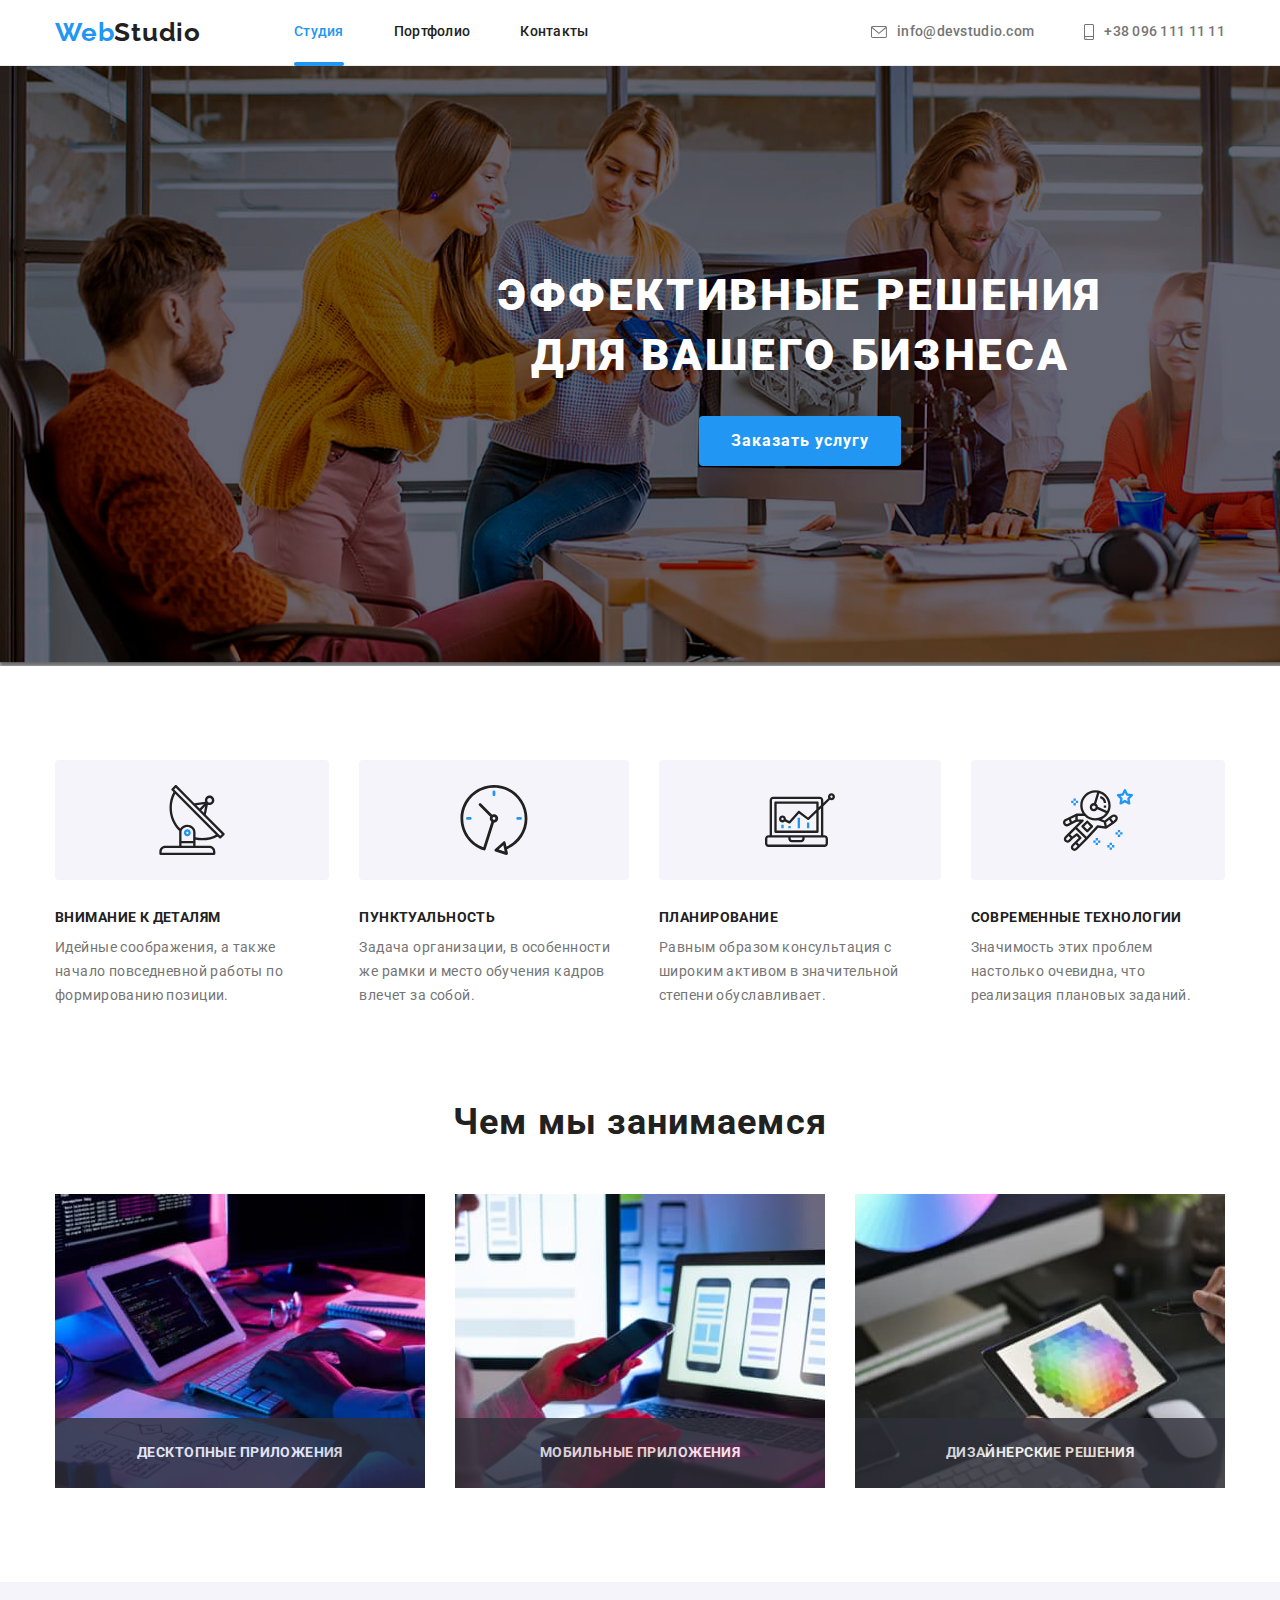
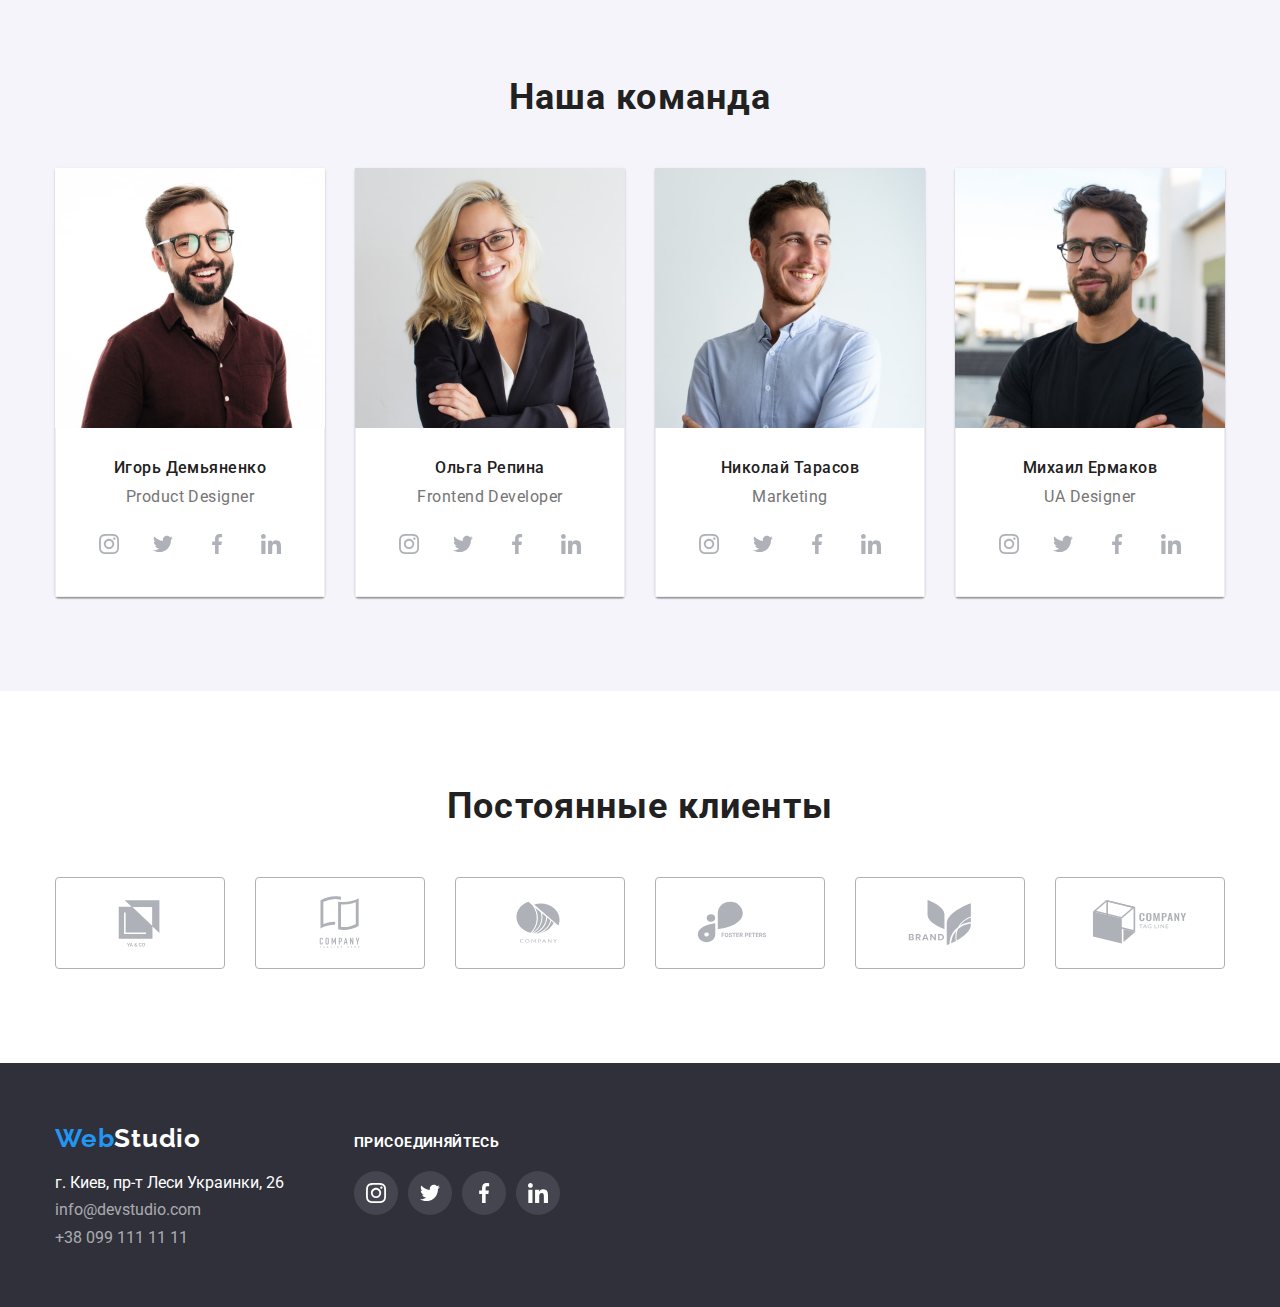
<file: index.html>
<!DOCTYPE html>
<html lang="ru">
  <head>
    <meta charset="UTF-8" />
    <meta http-equiv="X-UA-Compatible" content="IE=edge" />
    <meta name="viewport" content="width=device-width, initial-scale=1.0" />
    <title>Document</title>
    <link
      rel="stylesheet"
      href="https://cdnjs.cloudflare.com/ajax/libs/modern-normalize/1.1.0/modern-normalize.min.css"
    />
    <link rel="preconnect" href="https://fonts.googleapis.com" />
    <link rel="preconnect" href="https://fonts.gstatic.com" crossorigin />
    <link rel="preconnect" href="https://fonts.googleapis.com" />
    <link rel="preconnect" href="https://fonts.gstatic.com" crossorigin />
    <link
      href="https://fonts.googleapis.com/css2?family=Raleway:wght@700&family=Roboto:wght@400;500;700;900&display=swap"
      rel="stylesheet"
    />
    <link
      rel="stylesheet"
      href="https://cdnjs.cloudflare.com/ajax/libs/modern-normalize/1.1.0/modern-normalize.min.css"
    />
    <link rel="stylesheet" href="./css/stile.css" />
  </head>
  <body class="body">
    <header class="header">
      <div class="container header-conteiner">
        <nav class="navigation">
          <a href="" class="header-logo logo"
            ><span class="color-logo">Web</span>Studio</a
          >
          <ul class="header-list">
            <li class="header-item">
              <a href="./index.html" class="header-link current"
                ><span class="color-studio">Студия</span></a
              >
            </li>
            <li class="header-item">
              <a href="./portfolio.html" class="header-link">Портфолио</a>
            </li>
            <li class="header-item">
              <a href="" class="header-link">Контакты</a>
            </li>
          </ul>
        </nav>
        <ul class="header-list-contacts">
          <li class="header-item-contacts">
            <a href="mailto:info@devstudio.com" class="header-link-tel"
              ><svg class="header-svg-icon" width="16" height="12">
                <use href="./images/icons.svg#icon-envelope"></use>
              </svg>
              info@devstudio.com
            </a>
          </li>
          <li class="header-item-contacts">
            <a href="tel:+380961111111" class="header-link-tel"
              ><svg class="header-svg-icon" width="10" height="16">
                <use href="./images/icons.svg#icon-smartphone"></use>
              </svg>
              +38 096 111 11 11
            </a>
          </li>
        </ul>
      </div>
    </header>
    <main>
      <section class="hero">
        <div class="container">
          <h1 class="hero-title">Эффективные решения для вашего бизнеса</h1>
          <button data-modal-open type="button" class="btn">
            Заказать услугу
          </button>
        </div>
      </section>
      <section class="section benefits">
        <div class="container">
          <h2 class="visually-hidden">Наши приемущества</h2>
          <ul class="benefits-list">
            <li class="benefits-item">
              <div class="benefits-div-icon">
                <svg class="benefits-svg-icon" width="70" height="70">
                  <use href="./images/icons.svg#icon-antenna"></use>
                </svg>
              </div>
              <h2 class="benefits-title">Внимание к деталям</h2>
              <p class="benefits-text">
                Идейные соображения, а также начало повседневной работы по
                формированию позиции.
              </p>
            </li>
            <li class="benefits-item">
              <div class="benefits-div-icon">
                <svg class="benefits-svg-icon" width="70" height="70">
                  <use href="./images/icons.svg#icon-clock"></use>
                </svg>
              </div>
              <h2 class="benefits-title">Пунктуальность</h2>
              <p class="benefits-text">
                Задача организации, в особенности же рамки и место обучения
                кадров влечет за собой.
              </p>
            </li>
            <li class="benefits-item">
              <div class="benefits-div-icon">
                <svg class="benefits-svg-icon" width="70" height="70">
                  <use href="./images/icons.svg#icon-diagram"></use>
                </svg>
              </div>
              <h2 class="benefits-title">Планирование</h2>
              <p class="benefits-text">
                Равным образом консультация с широким активом в значительной
                степени обуславливает.
              </p>
            </li>
            <li class="benefits-item">
              <div class="benefits-div-icon">
                <svg class="benefits-svg-icon" width="70" height="70">
                  <use href="./images/icons.svg#icon-astronaut"></use>
                </svg>
              </div>
              <h2 class="benefits-title">Современные технологии</h2>
              <p class="benefits-text">
                Значимость этих проблем настолько очевидна, что реализация
                плановых заданий.
              </p>
            </li>
          </ul>
        </div>
      </section>
      <section class="section work">
        <div class="container">
          <h2 class="our-work">Чем мы занимаемся</h2>
          <ul class="work-list">
            <li class="work-item">
              <div class="work-positions">
                <img
                  src="./images/1.jpg"
                  alt=" Пользователь работающий за планшетом с клавиатурой"
                  width="370"
                />
                <p class="work-applications">Десктопные приложения</p>
              </div>
            </li>
            <li class="work-item">
              <div class="work-positions">
                <img
                  src="images/2.jpg"
                  alt="Пользватель работающий за ноутбуком"
                  width="370"
                />
                <p class="work-applications">Мобильные приложения</p>
              </div>
            </li>
            <li class="work-item">
              <div class="work-positions">
                <img
                  src="./images/3.jpg"
                  alt="Пользователь работающий за планшетом"
                  width="370"
                />
                <p class="work-applications">Дизайнерские решения</p>
              </div>
            </li>
          </ul>
        </div>
      </section>
      <section class="section team">
        <div class="container">
          <h2 class="team-our">Наша команда</h2>
          <ul class="team-list">
            <li class="team-item">
              <img
                src="./images/teacher.jpg"
                alt="Фото Product Designer"
                width="270"
              />
              <div class="team-div">
                <h3 class="team-name">Игорь Демьяненко</h3>
                <p lang="en" class="team-text">Product Designer</p>
                <ul class="team-socials-list list">
                  <li class="team-socials-item">
                    <a href="" class="team-socials-link">
                      <svg class="team-socials-icon" width="20" height="20">
                        <use href="./images/icons.svg#icon-instagram"></use>
                      </svg>
                    </a>
                  </li>
                  <li class="team-socials-item">
                    <a href="" class="team-socials-link">
                      <svg class="team-socials-icon" width="20" height="20">
                        <use href="./images/icons.svg#icon-twitter"></use>
                      </svg>
                    </a>
                  </li>
                  <li class="team-socials-item">
                    <a href="" class="team-socials-link">
                      <svg class="team-socials-icon" width="20" height="20">
                        <use href="./images/icons.svg#icon-facebook"></use>
                      </svg>
                    </a>
                  </li>
                  <li class="team-socials-item">
                    <a href="" class="team-socials-link">
                      <svg class="team-socials-icon" width="20" height="20">
                        <use href="./images/icons.svg#icon-linkedin"></use>
                      </svg>
                    </a>
                  </li>
                </ul>
              </div>
            </li>
            <li class="team-item">
              <img
                src="images/teacher2.jpg"
                alt="Фото Frontend Developer"
                width="270"
              />

              <div class="team-div">
                <h3 class="team-name">Ольга Репина</h3>
                <p lang="en" class="team-text">Frontend Developer</p>
                <ul class="team-socials-list list">
                  <li class="team-socials-item">
                    <a href="" class="team-socials-link">
                      <svg class="team-socials-icon" width="20" height="20">
                        <use href="./images/icons.svg#icon-instagram"></use>
                      </svg>
                    </a>
                  </li>
                  <li class="team-socials-item">
                    <a href="" class="team-socials-link">
                      <svg class="team-socials-icon" width="20" height="20">
                        <use href="./images/icons.svg#icon-twitter"></use>
                      </svg>
                    </a>
                  </li>
                  <li class="team-socials-item">
                    <a href="" class="team-socials-link">
                      <svg class="team-socials-icon" width="20" height="20">
                        <use href="./images/icons.svg#icon-facebook"></use>
                      </svg>
                    </a>
                  </li>
                  <li class="team-socials-item">
                    <a href="" class="team-socials-link">
                      <svg class="team-socials-icon" width="20" height="20">
                        <use href="./images/icons.svg#icon-linkedin"></use>
                      </svg>
                    </a>
                  </li>
                </ul>
              </div>
            </li>
            <li class="team-item">
              <img
                src="./images/teacher3.jpg"
                alt="Фото Marketing"
                width="270"
              />
              <div class="team-div">
                <h3 class="team-name">Николай Тарасов</h3>
                <p lang="en" class="team-text">Marketing</p>
                <ul class="team-socials-list list">
                  <li class="team-socials-item">
                    <a href="" class="team-socials-link">
                      <svg class="team-socials-icon" width="20" height="20">
                        <use href="./images/icons.svg#icon-instagram"></use>
                      </svg>
                    </a>
                  </li>
                  <li class="team-socials-item">
                    <a href="" class="team-socials-link">
                      <svg class="team-socials-icon" width="20" height="20">
                        <use href="./images/icons.svg#icon-twitter"></use>
                      </svg>
                    </a>
                  </li>
                  <li class="team-socials-item">
                    <a href="" class="team-socials-link">
                      <svg class="team-socials-icon" width="20" height="20">
                        <use href="./images/icons.svg#icon-facebook"></use>
                      </svg>
                    </a>
                  </li>
                  <li class="team-socials-item">
                    <a href="" class="team-socials-link">
                      <svg class="team-socials-icon" width="20" height="20">
                        <use href="./images/icons.svg#icon-linkedin"></use>
                      </svg>
                    </a>
                  </li>
                </ul>
              </div>
            </li>
            <li class="team-item">
              <img
                src="./images/teacher4.jpg"
                alt="Фото UI Designer"
                width="270"
              />
              <div class="team-div">
                <h3 class="team-name">Михаил Ермаков</h3>
                <p lang="en" class="team-text">UA Designer</p>
                <ul class="team-socials-list list">
                  <li class="team-socials-item">
                    <a href="" class="team-socials-link">
                      <svg class="team-socials-icon" width="20" height="20">
                        <use href="./images/icons.svg#icon-instagram"></use>
                      </svg>
                    </a>
                  </li>
                  <li class="team-socials-item">
                    <a href="" class="team-socials-link">
                      <svg class="team-socials-icon" width="20" height="20">
                        <use href="./images/icons.svg#icon-twitter"></use>
                      </svg>
                    </a>
                  </li>
                  <li class="team-socials-item">
                    <a href="" class="team-socials-link">
                      <svg class="team-socials-icon" width="20" height="20">
                        <use href="./images/icons.svg#icon-facebook"></use>
                      </svg>
                    </a>
                  </li>
                  <li class="team-socials-item">
                    <a href="" class="team-socials-link">
                      <svg class="team-socials-icon" width="20" height="20">
                        <use href="./images/icons.svg#icon-linkedin"></use>
                      </svg>
                    </a>
                  </li>
                </ul>
              </div>
            </li>
          </ul>
        </div>
      </section>
      <section class="section clients">
        <div class="container">
          <h2 class="clients-name">Постоянные клиенты</h2>
          <ul class="clients-list">
            <li class="clients-item">
              <a href="" class="clients-link">
                <svg class="clients-svg-icon" width="106" height="60">
                  <use href="./images/icons.svg#icon-Logo-6"></use>
                </svg>
              </a>
            </li>
            <li class="clients-item">
              <a href="" class="clients-link">
                <svg class="clients-svg-icon" width="106px" height="60px">
                  <use href="./images/icons.svg#icon-Logo-1"></use>
                </svg>
              </a>
            </li>
            <li class="clients-item">
              <a href="" class="clients-link">
                <svg class="clients-svg-icon" width="106" height="60">
                  <use href="./images/icons.svg#icon-Logo-3"></use>
                </svg>
              </a>
            </li>
            <li class="clients-item">
              <a href="" class="clients-link">
                <svg class="clients-svg-icon" width="106" height="60">
                  <use href="./images/icons.svg#icon-Logo-2"></use>
                </svg>
              </a>
            </li>
            <li class="clients-item">
              <a href="" class="clients-link">
                <svg class="clients-svg-icon" width="106" height="60">
                  <use href="./images/icons.svg#icon-Logo-4"></use>
                </svg>
              </a>
            </li>
            <li class="clients-item">
              <a href="" class="clients-link">
                <svg class="clients-svg-icon" width="106" height="60">
                  <use href="./images/icons.svg#icon-Logo-5"></use>
                </svg>
              </a>
            </li>
          </ul>
        </div>
      </section>
    </main>
    <footer class="footer">
      <div class="container container-footer">
        <div class="footer-foundation">
          <a href="" class="footer-logo logo"
            ><span class="color-logo">Web</span>Studio</a
          >
          <address class="footer-address">
            <ul class="footer-list">
              <li class="footer-item">
                <a href="" class="footer-link-address"
                  >г. Киев, пр-т Леси Украинки, 26</a
                >
              </li>
              <li class="footer-item">
                <a href="mailto:info@devstudio.com" class="footer-link"
                  >info@devstudio.com</a
                >
              </li>
              <li class="footer-item">
                <a href="tel:+380991111111" class="footer-link"
                  >+38 099 111 11 11</a
                >
              </li>
            </ul>
          </address>
        </div>
        <div class="footer-socials">
          <h3 class="footer-join">Присоединяйтесь</h3>
          <ul class="footer-join-list">
            <li class="footer-socials-item">
              <a href="" class="footer-socials-link">
                <svg class="footer-socials-icon" width="20" height="20">
                  <use href="./images/icons.svg#icon-instagram"></use>
                </svg>
              </a>
            </li>
            <li class="footer-socials-item">
              <a href="" class="footer-socials-link">
                <svg class="footer-socials-icon" width="20" height="20">
                  <use href="./images/icons.svg#icon-twitter"></use>
                </svg>
              </a>
            </li>
            <li class="footer-socials-item">
              <a href="" class="footer-socials-link">
                <svg class="footer-socials-icon" width="20" height="20">
                  <use href="./images/icons.svg#icon-facebook"></use>
                </svg>
              </a>
            </li>
            <li class="footer-socials-item">
              <a href="" class="footer-socials-link">
                <svg class="footer-socials-icon" width="20" height="20">
                  <use href="./images/icons.svg#icon-linkedin"></use>
                </svg>
              </a>
            </li>
          </ul>
        </div>
      </div>
    </footer>
    <div class="backdrop is-hidden" data-modal>
      <div class="modal">
        <button class="btn-mod" data-modal-close>
          <svg class="btn-svg" width="18" height="18">
            <use href="./images/icons.svg#icon-close-black-18dp-2-1-1"></use>
          </svg>
        </button>
      </div>
    </div>
    <script src="./gs/modal.js"></script>
  </body>
</html>
</file>
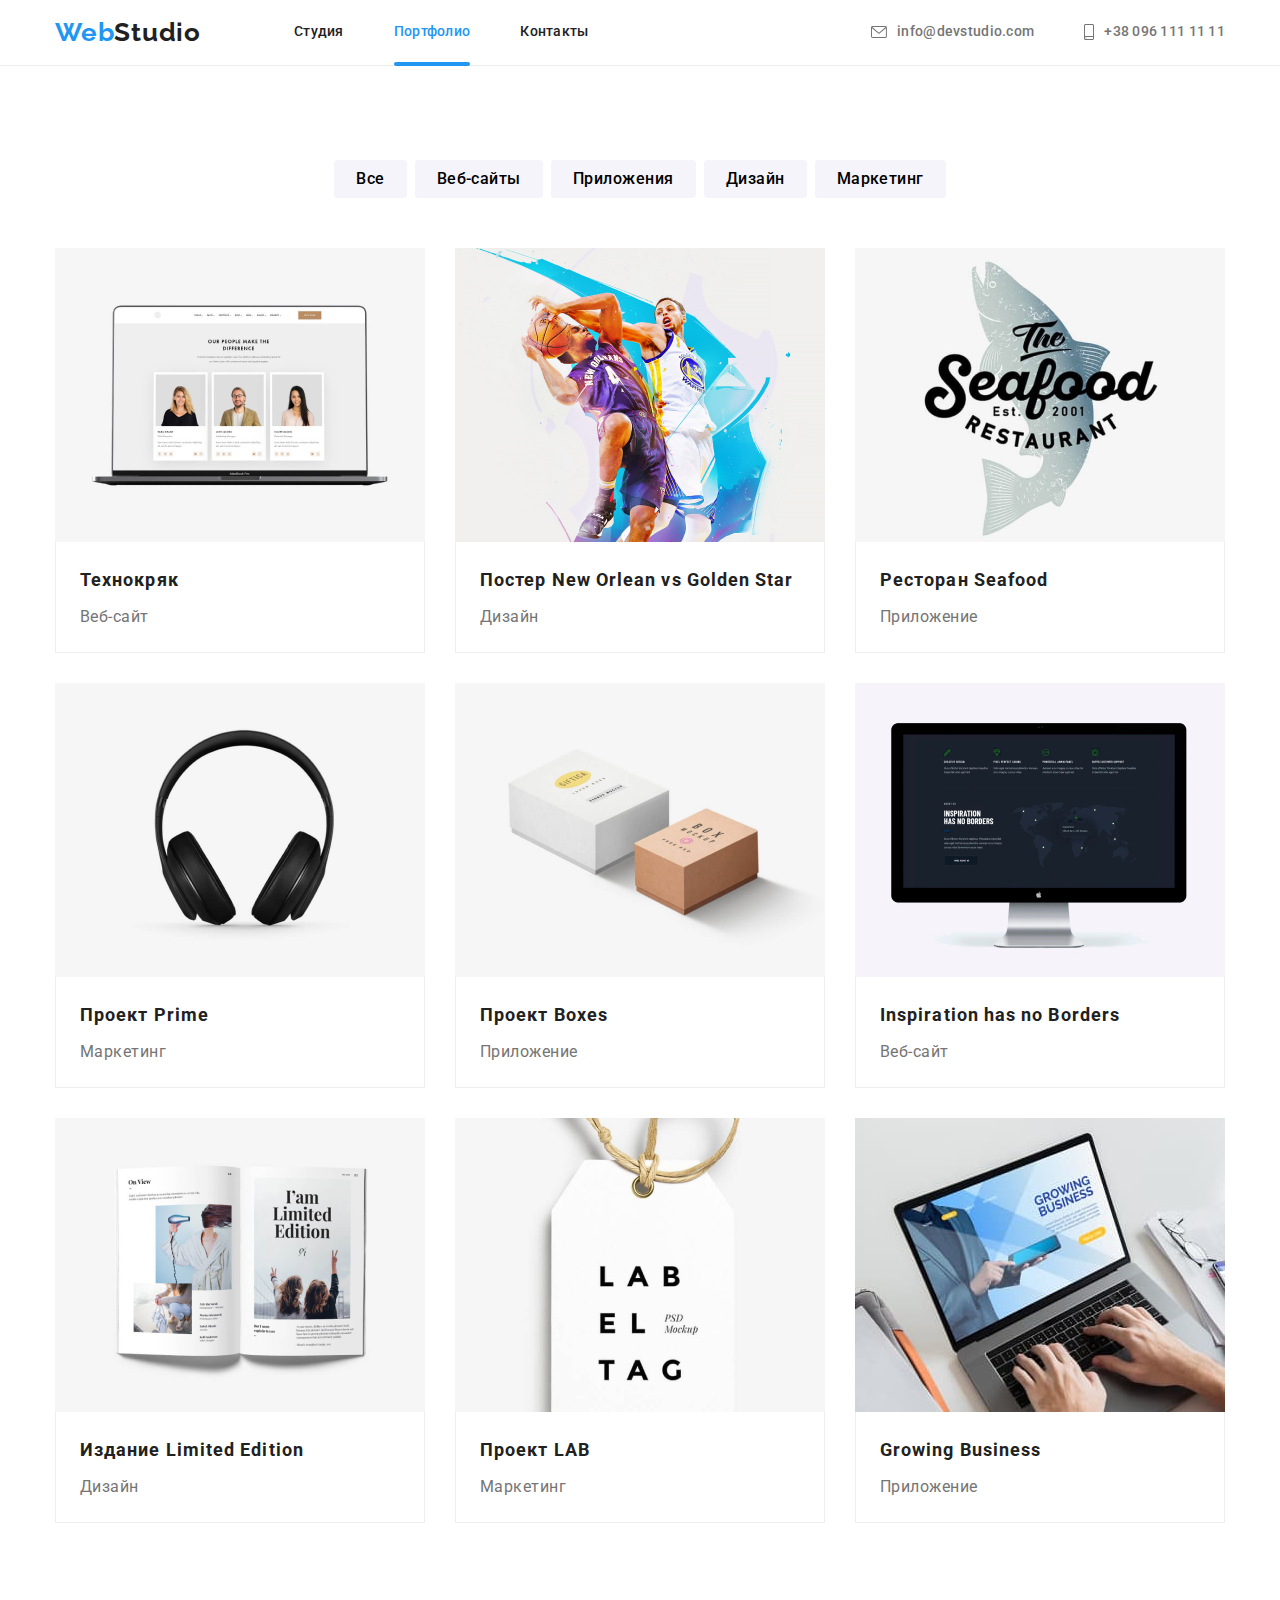
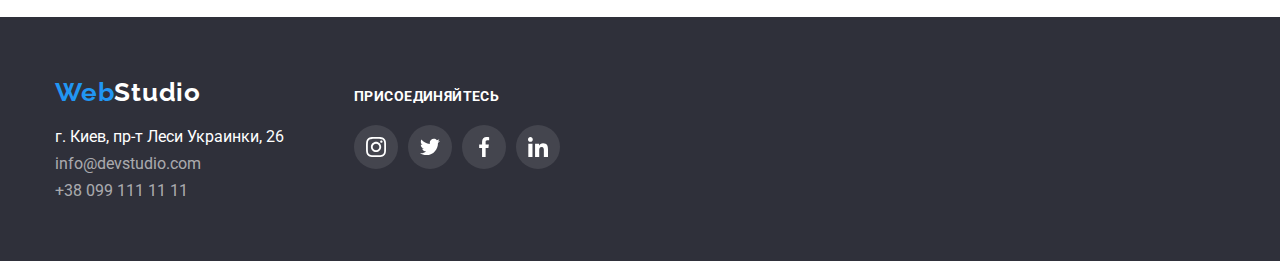
<file: portfolio.html>
<!DOCTYPE html>
<html lang="ru">
  <head>
    <meta charset="UTF-8" />
    <meta http-equiv="X-UA-Compatible" content="IE=edge" />
    <meta name="viewport" content="width=device-width, initial-scale=1.0" />
    <title>Document</title>
    <link
      rel="stylesheet"
      href="https://cdnjs.cloudflare.com/ajax/libs/modern-normalize/1.1.0/modern-normalize.min.css"
    />
    <link rel="preconnect" href="https://fonts.googleapis.com" />
    <link rel="preconnect" href="https://fonts.gstatic.com" crossorigin />
    <link rel="preconnect" href="https://fonts.googleapis.com" />
    <link rel="preconnect" href="https://fonts.gstatic.com" crossorigin />
    <link
      href="https://fonts.googleapis.com/css2?family=Raleway:wght@700&family=Roboto:wght@400;500;700;900&display=swap"
      rel="stylesheet"
    />
    <link rel="stylesheet" href="./css/stile.css" />
  </head>
  <body class="body">
    <header class="header">
      <div class="container header-conteiner">
        <nav class="navigation">
          <a href="" class="header-logo logo"
            ><span class="color-logo">Web</span>Studio</a
          >
          <ul class="header-list">
            <li class="header-item">
              <a href="./index.html" class="header-link">Студия</a>
            </li>
            <li class="header-item">
              <a href="./portfolio.html" class="header-link current"
                ><span class="color-studio"> Портфолио</span></a
              >
            </li>
            <li class="header-item">
              <a href="" class="header-link">Контакты</a>
            </li>
          </ul>
        </nav>
        <ul class="header-list-contacts">
          <li class="header-item-contacts">
            <a href="mailto:info@devstudio.com" class="header-link-tel"
              ><svg class="header-svg-icon" width="16" height="12">
                <use href="./images/icons.svg#icon-envelope"></use>
              </svg>
              info@devstudio.com
            </a>
          </li>
          <li class="header-item-contacts">
            <a href="tel:+380961111111" class="header-link-tel"
              ><svg class="header-svg-icon" width="10" height="16">
                <use href="./images/icons.svg#icon-smartphone"></use>
              </svg>
              +38 096 111 11 11
            </a>
          </li>
        </ul>
      </div>
    </header>
    <main>
      <section class="section filter">
        <div class="container container-content">
          <h1 class="visually-hidden">Фильтры</h1>
          <ul class="filter-list">
            <li class="filter-item">
              <button type="button" class="filter-btn">Все</button>
            </li>
            <li class="filter-item">
              <button type="button" class="filter-btn">Веб-сайты</button>
            </li>
            <li class="filter-item">
              <button type="button" class="filter-btn">Приложения</button>
            </li>
            <li class="filter-item">
              <button type="button" class="filter-btn">Дизайн</button>
            </li>
            <li class="filter-item">
              <button type="button" class="filter-btn">Маркетинг</button>
            </li>
          </ul>
          <ul class="content-list">
            <li class="content-item">
              <a href="" class="content-link">
                <div class="content-owerlay">
                  <div class="content-owerlay-div">
                    <p class="content-text-owerlay">
                      Технокряк это современная площадка распространения
                      коронавируса. Компании используют эту платформу для
                      цифрового шпионажа и атак на защищённые сервера
                      конкурентов.
                    </p>
                  </div>
                  <img
                    src="./images/Технокряк.jpg"
                    alt="Фото команды проэкта"
                    width="370"
                    class="content-foto"
                  />
                </div>
                <div class="content-div">
                  <h2 class="content-title">Технокряк</h2>
                  <p class="content-text">Веб-сайт</p>
                </div>
              </a>
            </li>
            <li class="content-item">
              <a href="" class="content-link">
                <div class="content-owerlay">
                  <div class="content-owerlay-div">
                    <p class="content-text-owerlay">
                      Технокряк это современная площадка распространения
                      коронавируса. Компании используют эту платформу для
                      цифрового шпионажа и атак на защищённые сервера
                      конкурентов.
                    </p>
                  </div>
                  <img
                    src="./images/постер.jpg"
                    alt="Фото постера New Orlean vs Golden Star"
                    width="370"
                    class="content-foto"
                  />
                </div>
                <div class="content-div">
                  <h2 class="content-title">
                    Постер New Orlean vs Golden Star
                  </h2>
                  <p class="content-text">Дизайн</p>
                </div>
              </a>
            </li>
            <li class="content-item">
              <a href="" class="content-link">
                <div class="content-owerlay">
                  <div class="content-owerlay-div">
                    <p class="content-text-owerlay">
                      Технокряк это современная площадка распространения
                      коронавируса. Компании используют эту платформу для
                      цифрового шпионажа и атак на защищённые сервера
                      конкурентов.
                    </p>
                  </div>
                  <img
                    src="./images/логотип.jpg"
                    alt="Логотип ресторана Seafood"
                    width="370"
                    class="content-foto"
                  />
                </div>
                <div class="content-div">
                  <h2 class="content-title">Ресторан Seafood</h2>
                  <p class="content-text">Приложение</p>
                </div>
              </a>
            </li>
            <li class="content-item">
              <a href="" class="content-link">
                <div class="content-owerlay">
                  <div class="content-owerlay-div">
                    <p class="content-text-owerlay">
                      Технокряк это современная площадка распространения
                      коронавируса. Компании используют эту платформу для
                      цифрового шпионажа и атак на защищённые сервера
                      конкурентов.
                    </p>
                  </div>
                  <img
                    src="./images/наушники.jpg"
                    alt="Фото наушников"
                    width="370"
                    class="content-foto"
                  />
                </div>
                <div class="content-div">
                  <h2 class="content-title">Проект Prime</h2>
                  <p class="content-text">Маркетинг</p>
                </div>
              </a>
            </li>
            <li class="content-item">
              <a href="" class="content-link">
                <div class="content-owerlay">
                  <div class="content-owerlay-div">
                    <p class="content-text-owerlay">
                      Технокряк это современная площадка распространения
                      коронавируса. Компании используют эту платформу для
                      цифрового шпионажа и атак на защищённые сервера
                      конкурентов.
                    </p>
                  </div>
                  <img
                    src="./images/коробки.jpg"
                    alt="Фото двух коробок"
                    width="370"
                    class="content-foto"
                  />
                </div>
                <div class="content-div">
                  <h2 class="content-title">Проект Boxes</h2>
                  <p class="content-text">Приложение</p>
                </div>
              </a>
            </li>
            <li class="content-item">
              <a href="" class="content-link">
                <div class="content-owerlay">
                  <div class="content-owerlay-div">
                    <p class="content-text-owerlay">
                      Технокряк это современная площадка распространения
                      коронавируса. Компании используют эту платформу для
                      цифрового шпионажа и атак на защищённые сервера
                      конкурентов.
                    </p>
                  </div>
                  <img
                    src="./images/Экран-монитора.jpg"
                    alt="Фото рабочей панели сайта"
                    width="370"
                    class="content-foto"
                  />
                </div>
                <div class="content-div">
                  <h2 class="content-title">Inspiration has no Borders</h2>
                  <p class="content-text">Веб-сайт</p>
                </div>
              </a>
            </li>
            <li class="content-item">
              <a href="" class="content-link">
                <div class="content-owerlay">
                  <div class="content-owerlay-div">
                    <p class="content-text-owerlay">
                      Технокряк это современная площадка распространения
                      коронавируса. Компании используют эту платформу для
                      цифрового шпионажа и атак на защищённые сервера
                      конкурентов.
                    </p>
                  </div>
                  <img
                    src="./images/Страницы.jpg"
                    alt="Фото двух страниц из книги"
                    width="370"
                    class="content-foto"
                  />
                </div>
                <div class="content-div">
                  <h2 class="content-title">Издание Limited Edition</h2>
                  <p class="content-text">Дизайн</p>
                </div>
              </a>
            </li>
            <li class="content-item">
              <a href="" class="content-link">
                <div class="content-owerlay">
                  <div class="content-owerlay-div">
                    <p class="content-text-owerlay">
                      Технокряк это современная площадка распространения
                      коронавируса. Компании используют эту платформу для
                      цифрового шпионажа и атак на защищённые сервера
                      конкурентов.
                    </p>
                  </div>
                  <img
                    src="./images/Стилизованные-буквы.jpg"
                    alt="Фото страницы с буквами со стилизированным шрифтом"
                    width="370"
                    class="content-foto"
                  />
                </div>
                <div class="content-div">
                  <h2 class="content-title">Проект LAB</h2>
                  <p class="content-text">Маркетинг</p>
                </div>
              </a>
            </li>
            <li class="content-item">
              <a href="" class="content-link">
                <div class="content-owerlay">
                  <div class="content-owerlay-div">
                    <p class="content-text-owerlay">
                      Технокряк это современная площадка распространения
                      коронавируса. Компании используют эту платформу для
                      цифрового шпионажа и атак на защищённые сервера
                      конкурентов.
                    </p>
                  </div>
                  <img
                    src="./images/открытый-ноут.jpg"
                    alt="Фото ноутбука с запущенным приложением"
                    width="370"
                    class="content-foto"
                  />
                </div>
                <div class="content-div">
                  <h2 class="content-title">Growing Business</h2>
                  <p class="content-text">Приложение</p>
                </div>
              </a>
            </li>
          </ul>
        </div>
      </section>
    </main>
    <footer class="footer">
      <div class="container container-footer">
        <div class="footer-foundation">
          <a href="" class="footer-logo logo"
            ><span class="color-logo">Web</span>Studio</a
          >
          <address class="footer-address">
            <ul class="footer-list">
              <li class="footer-item">
                <a href="" class="footer-link-address"
                  >г. Киев, пр-т Леси Украинки, 26</a
                >
              </li>
              <li class="footer-item">
                <a href="mailto:info@devstudio.com" class="footer-link"
                  >info@devstudio.com</a
                >
              </li>
              <li class="footer-item">
                <a href="tel:+380991111111" class="footer-link"
                  >+38 099 111 11 11</a
                >
              </li>
            </ul>
          </address>
        </div>
        <div class="footer-socials">
          <h3 class="footer-join">Присоединяйтесь</h3>
          <ul class="footer-join-list">
            <li class="footer-socials-item">
              <a href="" class="footer-socials-link">
                <svg class="footer-socials-icon" width="20" height="20">
                  <use href="./images/icons.svg#icon-instagram"></use>
                </svg>
              </a>
            </li>
            <li class="footer-socials-item">
              <a href="" class="footer-socials-link">
                <svg class="footer-socials-icon" width="20" height="20">
                  <use href="./images/icons.svg#icon-twitter"></use>
                </svg>
              </a>
            </li>
            <li class="footer-socials-item">
              <a href="" class="footer-socials-link">
                <svg class="footer-socials-icon" width="20" height="20">
                  <use href="./images/icons.svg#icon-facebook"></use>
                </svg>
              </a>
            </li>
            <li class="footer-socials-item">
              <a href="" class="footer-socials-link">
                <svg class="footer-socials-icon" width="20" height="20">
                  <use href="./images/icons.svg#icon-linkedin"></use>
                </svg>
              </a>
            </li>
          </ul>
        </div>
      </div>
    </footer>
  </body>
</html>
</file>
<file: css/stile.css>
:root {
  --header-color-white: #ffffff;
  --header-color-black: #212121;
  --text-color-grey: #757575;
  --btn-color-blue: #2196f3;
  --fon-background-grey: #2f303a;
  --fon-background-white: #e5e5e5;
  --bacground-team: #f5f4fa;
  --border-radius: #afb1b8;
  --footer-link-color: rgba(255, 255, 255, 0.6);
  --socials-icon: #afb1b8;
}

body {
  font-family: "Roboto", sans-serif;
  color: var(--text-color-grey);
}

/* different*/
.visually-hidden {
  position: absolute;
  white-space: nowrap;
  width: 1px;
  height: 1px;
  overflow: hidden;
  border: 0;
  padding: 0;
  clip: rect(0 0 0 0);
  clip-path: inset(50%);
  margin: -1px;
}
img {
  display: block;
  max-width: 100%;
  height: auto;
}
a {
  text-decoration: none;
}

li {
  list-style-type: none;
}

p,
h1,
h2,
h3,
h4,
h5,
h6 {
  margin: 0;
}
ul {
  margin: 0;
  padding: 0;
}
section {
  padding-top: 94px;
  padding-bottom: 94px;
}

/* header */
.container {
  width: 1200px;
  padding-left: 15px;
  padding-right: 15px;
  margin-left: auto;
  margin-right: auto;
}
.header-conteiner {
  display: flex;
  align-items: center;
}
.header {
  border-bottom: 1px solid #ececec;
}

.navigation {
  display: flex;
  align-items: center;
}
.logo {
  font-family: "Raleway", sans-serif;
  font-weight: 700;
  font-size: 26px;
  line-height: 1.19;
  letter-spacing: 0.03em;
}
.header-logo {
  margin-right: 93px;
  color: var(--header-color-black);
}
.color-logo {
  color: var(--btn-color-blue);
}

.header-list {
  display: flex;
}
.header-item {
  font-weight: 500;
  font-size: 14px;
  line-height: 1.14;
  letter-spacing: 0.02em;
  color: var(--text-color-grey);
}
.header-list .header-item:not(:last-child) {
  margin-right: 50px;
}
.header-list-contacts {
  display: flex;
  margin-left: auto;
}
.header-list-contacts .header-item-contacts:not(:last-child) {
  margin-right: 50px;
}

.header-link {
  position: relative;
  display: block;
  padding-top: 24px;
  padding-bottom: 25px;
  font-weight: 500;
  font-size: 14px;
  line-height: 1.14;
  letter-spacing: 0.02em;
  color: var(--header-color-black);
  transition-property: color;
  transition-duration: 250ms;
  transition-timing-function: cubic-bezier(0.4, 0, 0.2, 1);
}

.color-studio {
  color: var(--btn-color-blue);
}
.header-link:hover,
.header-link:focus,
.header-link:active {
  color: var(--btn-color-blue);
}

.header-link.current::after {
  position: absolute;
  bottom: -1px;
  left: 0;
  content: "";
  width: 100%;
  height: 4px;
  border-radius: 2px;
  background-color: var(--btn-color-blue);
  transition-property: opacity;
  transition-duration: 250ms;
  transition-timing-function: cubic-bezier(0.4, 0, 0.2, 1);
}

.header-link-tel {
  display: flex;
  align-items: center;
  font-weight: 500;
  font-size: 14px;
  line-height: 1.14;
  letter-spacing: 0.02em;
  color: var(--text-color-grey);
  transition-property: color;
  transition-duration: 250ms;
  transition-timing-function: cubic-bezier(0.4, 0, 0.2, 1);
}
.header-link-tel:hover,
.header-link-tel:focus,
.header-link-tel:active {
  color: var(--btn-color-blue);
}
.header-svg-icon {
  margin-right: 10px;
  fill: currentColor;
}

/* .index.html */
/* hero */

.hero {
  min-width: 1600px;
  text-align: center;
  background-color: var(--fon-background-grey);
  background-image: linear-gradient(rgba(0, 0, 0, 0.25), rgba(0, 0, 0, 0.25)),
    url(../images/background-hero.jpg);
  background-position: center;
  background-size: cover;
  background-repeat: no-repeat;
  padding: 200px 0;
}

.hero-title {
  display: block;
  width: 696px;
  margin: 0 auto;
  font-weight: 900;
  font-size: 44px;
  line-height: 1.36;
  letter-spacing: 0.06em;
  text-transform: uppercase;
  color: var(--header-color-white);
}

.btn {
  display: block;
  padding: 10px 32px;
  margin: 0 auto;
  min-width: 200px;
  padding: 10px 32px;
  text-align: center;
  margin-top: 30px;
  border-radius: 4px;
  border: none;
  font-family: inherit;
  font-weight: 700;
  font-size: 16px;
  line-height: 1.88;
  letter-spacing: 0.06em;
  color: var(--header-color-white);
  background-color: var(--btn-color-blue);
  box-shadow: 0px 4px 4px rgba(0, 0, 0, 0.15);
  cursor: pointer;
}

/* benefits */
.section {
  padding-top: 94px;
  padding-bottom: 94px;
}
.benefits-our {
  font-weight: 700;
  font-size: 36px;
  line-height: 1.17;
  letter-spacing: 0.03em;
  color: var(--header-color-black);
}
.benefits-list {
  display: flex;
}
.benefits-item:not(:last-child) {
  margin-right: 30px;
}
.benefits-div-icon {
  display: flex;
  align-items: center;
  justify-content: center;
  height: 120px;
  margin-bottom: 30px;
  background-color: var(--bacground-team);
  border-radius: 4px;
}
.benefits-title {
  margin-bottom: 10px;
  font-weight: 700;
  font-size: 14px;
  line-height: 1.14;
  letter-spacing: 0.03em;
  text-transform: uppercase;
  color: var(--header-color-black);
}

.benefits-text {
  font-weight: 400;
  font-size: 14px;
  line-height: 1.71;
  letter-spacing: 0.03em;
  color: var(--text-color-grey);
}
/* work */
.work {
  padding-top: 0;
}
.our-work {
  text-align: center;
  margin-bottom: 50px;
  font-weight: 700;
  font-size: 36px;
  line-height: 1.17;
  letter-spacing: 0.03em;
  color: var(--header-color-black);
}
.work-list {
  display: flex;
}
.work-item:not(:last-child) {
  margin-right: 30px;
}
.work-positions {
  position: relative;
}

.work-applications {
  position: absolute;
  bottom: 0;
  left: 0;
  display: flex;
  align-items: center;
  justify-content: center;
  width: 100%;
  min-height: 70px;
  font-weight: 700;
  font-size: 14px;
  line-height: 1.14;
  letter-spacing: 0.03em;
  text-transform: uppercase;
  background-color: var(--fon-background-grey);
  color: var(--header-color-white);
  opacity: 0.8;
}
/* team */
.team {
  background: var(--bacground-team);
}
.team-our {
  margin-bottom: 50px;
  text-align: center;
  font-weight: 700;
  font-size: 36px;
  line-height: 1.17;
  letter-spacing: 0.03em;
  color: var(--header-color-black);
}
.team-list {
  display: flex;
}
.team-item {
  background: var(--header-color-white);
  box-shadow: 0px 1px 3px rgba(0, 0, 0, 0.12), 0px 1px 1px rgba(0, 0, 0, 0.14),
    0px 2px 1px rgba(0, 0, 0, 0.2);
  border-radius: 0px 0px 4px 4px;
}

.team-item:not(:last-child) {
  margin-right: 30px;
}
.team-div {
  padding-top: 30px;
  padding-bottom: 30px;
  border: 1px solid #eeeeee;
  border-top: none;
}
.team-name {
  text-align: center;
  font-weight: 500;
  font-size: 16px;
  line-height: 1.19;
  letter-spacing: 0.03em;
  color: var(--header-color-black);
}
.team-list:not(:last-child) {
  margin-right: 30px;
}

.team-text {
  text-align: center;
  margin-top: 10px;
  font-weight: 400;
  font-size: 16px;
  line-height: 1.19;
  letter-spacing: 0.03em;
  color: var(--text-color-grey);
}
.team-socials-list {
  display: flex;
  justify-content: center;
  margin-top: 16px;
}
.team-socials-item {
  width: 44px;
  height: 44px;
}
.team-socials-item:not(:last-child) {
  margin-right: 10px;
}
.team-socials-link {
  display: flex;
  align-items: center;
  justify-content: center;
  width: 100%;
  height: 100%;
  background-color: var(--header-color-white);
  border-radius: 50%;
  transition: background-color 250ms cubic-bezier(0.4, 0, 0.2, 1);
}
.team-socials-link + .team-socials-link {
  margin-left: 10px;
}
.team-socials-icon {
  fill: var(--socials-icon);
  transition: fill 250ms cubic-bezier(0.4, 0, 0.2, 1);
}
.team-socials-link:hover,
.team-socials-link:focus {
  background-color: var(--btn-color-blue);
  fill: var(--header-color-white);
}
.team-socials-link:hover .team-socials-icon,
.team-socials-link:focus .team-socials-icon {
  fill: var(--header-color-white);
}

/* clients */
.clients-name {
  margin-bottom: 50px;
  font-weight: 700;
  font-size: 36px;
  line-height: 1.17;
  letter-spacing: 0.03em;
  text-align: center;
  color: var(--header-color-black);
}
.clients-list {
  display: flex;
  align-items: center;
  justify-content: center;
}
.clients-item {
  width: 170px;
  height: 92px;
}
.clients-item:not(:last-child) {
  margin-right: 30px;
}
.clients-link {
  display: flex;
  align-items: center;
  justify-content: center;
  width: 100%;
  height: 100%;
  border: 1px solid #afb1b8;
  border-radius: 4px;
  background-color: var(--header-color-white);
  transition-property: background-color;
  transition-duration: 250ms;
  transition-timing-function: cubic-bezier(0.4, 0, 0.2, 1);
}
.clients-link:hover,
.clients-link:focus {
  border: 1px solid #2196f3;
}
.clients-link:hover .clients-svg-icon,
.clients-link:focus .clients-svg-icon {
  fill: var(--btn-color-blue);
}
.clients-svg-icon {
  fill: var(--socials-icon);
  transition: fill 250ms cubic-bezier(0.4, 0, 0.2, 1);
}

/* portfolio */
/* filter */

.filter-list {
  display: flex;
  flex-wrap: wrap;
  justify-content: center;
  margin-bottom: 50px;
}
.filter-item:not(:first-child) {
  margin-left: 8px;
}

.filter-btn {
  padding: 6px 22px;
  font-family: inherit;
  font-weight: 500;
  font-size: 16px;
  line-height: 1.63;
  letter-spacing: 0.03em;
  border-radius: 4px;
  border: none;
  cursor: pointer;
  background-color: var(--bacground-team);
  transition-property: background-color, color, box-shadow;
  transition-duration: 250ms;
  transition-timing-function: cubic-bezier(0.4, 0, 0.2, 1);
}

.filter-btn:hover,
.filter-btn:focus,
.filter-btn:active {
  color: var(--header-color-white);
  background-color: var(--btn-color-blue);
  box-shadow: 0px 3px 1px rgba(0, 0, 0, 0.1), 0px 1px 2px rgba(0, 0, 0, 0.08),
    0px 2px 2px rgba(0, 0, 0, 0.12);
}
.color-portfolio {
  color: var(--btn-color-blue);
}

.filter-list .filter-btn:not(:last-child) {
  margin-left: 8px;
}
/* content */
.content-list {
  display: flex;
  flex-wrap: wrap;
  margin: -15px;
}

.content-item {
  width: calc((100% - 90px) / 3);
  margin: 15px;
}
.img {
  display: block;
  max-width: 100%;
  max-height: auto;
}
.content-link {
  position: relative;
  overflow: hidden;
  display: block;
  width: 100%;
  height: 100%;
  background: var(--header-color-white);
  transition-property: box-shadow;
  transition-duration: 250ms;
  transition-timing-function: cubic-bezier(0.4, 0, 0.2, 1);
}
.content-link:hover,
.content-link:focus {
  box-shadow: 0px 1px 1px rgba(0, 0, 0, 0.12), 0px 4px 4px rgba(0, 0, 0, 0.06);
}
.content-owerlay {
  position: relative;
  overflow: hidden;
}

.content-owerlay-div {
  position: absolute;
  width: 100%;
  height: 100%;
  top: 0;
  left: 0;
  background-color: var(--btn-color-blue);
  opacity: 0;
  transform: translateY(100%);
  transition-duration: 250ms;
  transition-timing-function: cubic-bezier(0.4, 0, 0.2, 1);
  overflow: hidden;
}
.content-link:hover .content-owerlay-div,
.content-link:focus .content-owerlay-div {
  opacity: 0.9;
  transform: translateY(0%);
}
.content-text-owerlay {
  padding: 63px 24px;
  font-size: 18px;
  line-height: 1.56;
  color: var(--header-color-white);
}
.content-div {
  padding-top: 20px;
  padding-bottom: 20px;
  padding-left: 24px;
  padding-right: 24px;
  border: 1px solid #eeeeee;
  border-top: none;
}
.content-title {
  margin-bottom: 4px;
  font-weight: 700;
  font-size: 18px;
  line-height: 2;
  letter-spacing: 0.06em;
  color: var(--header-color-black);
}

.content-text {
  font-size: 16px;
  line-height: 1.87;
  letter-spacing: 0.03em;
  color: var(--text-color-grey);
}

/* footer */
.container-footer {
  display: flex;
  align-items: baseline;
}
.footer {
  padding-bottom: 60px;
  padding-top: 60px;
  background-color: var(--fon-background-grey);
}

.footer-logo {
  display: inline-block;
  margin-bottom: 20px;
}
.footer-address {
  font-style: normal;
}

.footer-item:not(:last-child) {
  margin-bottom: 9px;
}
.footer-link-address {
  transition-property: color;
  transition-duration: 250ms;
  transition-timing-function: cubic-bezier(0.4, 0, 0.2, 1);
}
.footer-link {
  transition-property: color;
  transition-duration: 250ms;
  transition-timing-function: cubic-bezier(0.4, 0, 0.2, 1);
}
.footer-link:hover,
.footer-link-address:hover,
.footer-link:focus,
.footer-link-address:focus,
.footer-link:active,
.footer-link-address:active {
  color: var(--btn-color-blue);
}
.footer-logo {
  color: var(--header-color-white);
}
.footer-link-address {
  color: var(--header-color-white);
}
.footer-link {
  color: var(--footer-link-color);
}

.footer-socials {
  width: 206px;
  margin-left: 70px;
}
.footer-join {
  font-size: 14px;
  line-height: 1.14;
  letter-spacing: 0.03em;
  text-transform: uppercase;
  margin-bottom: 20px;
  color: var(--header-color-white);
}
.footer-join-list {
  display: flex;
  justify-content: center;
}
.footer-socials-item {
  width: 44px;
  height: 44px;
  transition-property: color;
  transition-duration: 250ms;
  transition-timing-function: cubic-bezier(0.4, 0, 0.2, 1);
}
.footer-socials-item + .footer-socials-item {
  margin-left: 10px;
}
.footer-socials-link {
  display: flex;
  align-items: center;
  justify-content: center;
  width: 100%;
  height: 100%;
  border-radius: 50%;
  background-color: rgba(255, 255, 255, 0.1);
  transition-property: background-color;
  transition-duration: 250ms;
  transition-timing-function: cubic-bezier(0.4, 0, 0.2, 1);
}
.footer-socials-icon {
  fill: var(--header-color-white);
}

.footer-socials-link:hover,
.footer-socials-link:focus {
  background-color: var(--btn-color-blue);
  fill: var(--header-color-white);
}
.footer-socials-icon:hover .team-socials-icon,
.footer-socials-icon:focus .team-socials-icon {
  fill: var(--header-color-white);
}

.backdrop {
  position: fixed;
  top: 0;
  left: 0;
  width: 100%;
  height: 100%;
  background: rgba(78, 71, 71, 0.5);
  opacity: 1;
  transition: opacity;
  transition-duration: 250ms;
  transition-timing-function: cubic-bezier(0.4, 0, 0.2, 1);
}
.backdrop.is-hidden {
  opacity: 0;
  pointer-events: none;
  visibility: hidden;
}

.modal {
  position: absolute;
  padding-top: 7px;
  padding-right: 8px;
  top: 50%;
  left: 50%;
  transform: translate(-50%, -50%) scale(1);
  width: 528px;
  height: 581px;
  background: #ffffff;
  box-shadow: 0px 1px 3px rgba(0, 0, 0, 0.12), 0px 1px 1px rgba(0, 0, 0, 0.14),
    0px 2px 1px rgba(0, 0, 0, 0.2);
  border-radius: 4px;
  transition-duration: 250ms;
  transition-timing-function: cubic-bezier(0.4, 0, 0.2, 1);
}
.backdrop.is-hidden .modal {
  transform: translate(-50%, -50%) scale(0.5);
  transition-duration: 250ms;
  transition-timing-function: cubic-bezier(0.4, 0, 0.2, 1);
}
.btn-mod {
  display: flex;
  align-items: center;
  position: absolute;
  top: 7px;
  right: 8px;
  width: 30px;
  height: 30px;
  border-radius: 50%;
  border: 1px solid rgba(0, 0, 0, 0.1);
  cursor: pointer;
}
</file>
